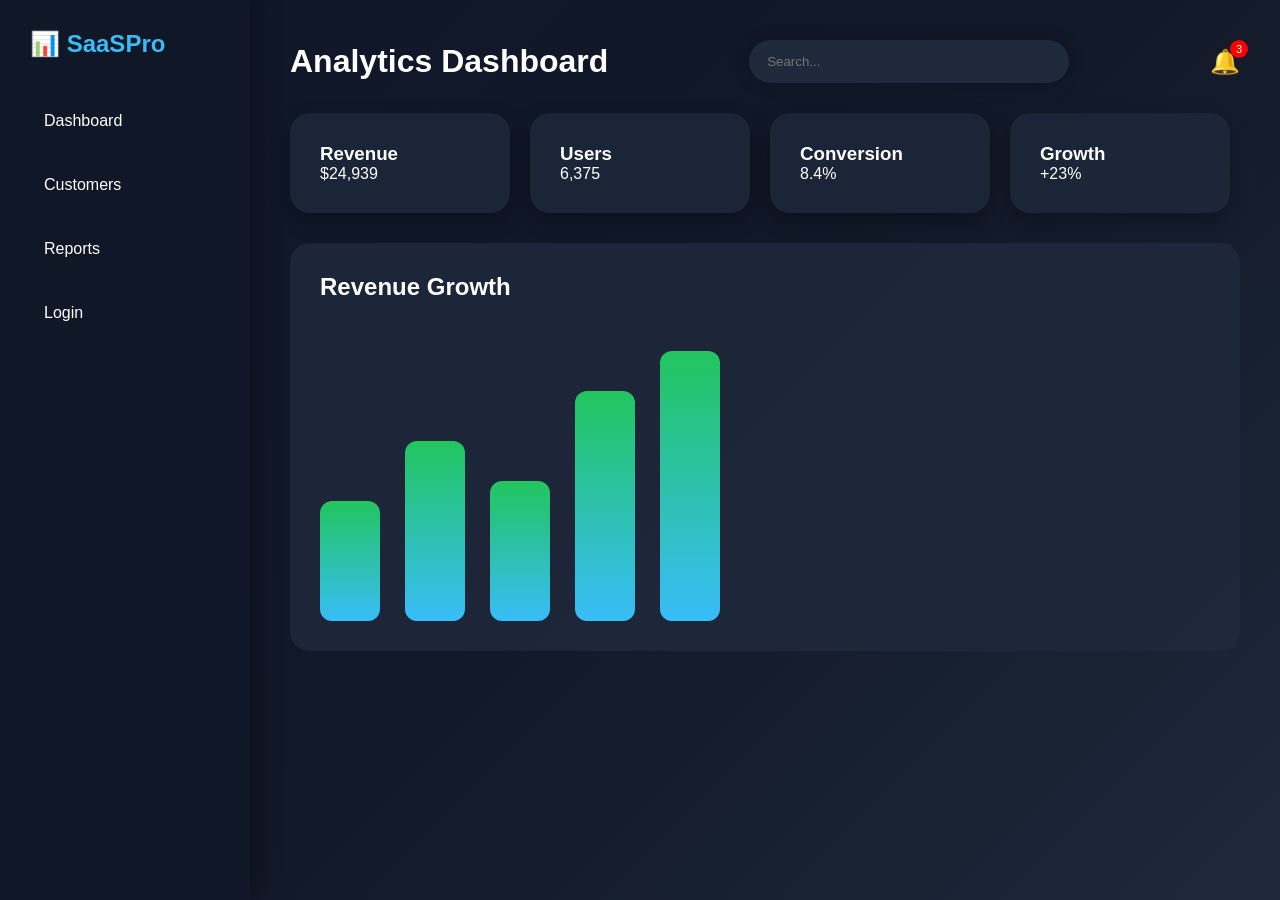
<file: index.html>
<!DOCTYPE html>
<html>
<head>
<title>SaaS Dashboard</title>
<link rel="stylesheet" href="style.css">
</head>
<body>

<div class="sidebar">
    <h2>📊 SaaSPro</h2>
    <a href="index.html">Dashboard</a>
    <a href="customers.html">Customers</a>
    <a href="reports.html">Reports</a>
    <a href="login.html">Login</a>
</div>

<div class="main">
    <div class="topbar">
        <h1>Analytics Dashboard</h1>
        <input type="text" id="searchInput" class="search-box" placeholder="Search..." onkeyup="searchContent()">
        <div class="notification">🔔</div>
    </div>

    <div class="cards">
        <div class="card">
            <h3>Revenue</h3>
            <p>$<span class="count" data-target="48920">0</span></p>
        </div>

        <div class="card">
            <h3>Users</h3>
            <p><span class="count" data-target="12540">0</span></p>
        </div>

        <div class="card">
            <h3>Conversion</h3>
            <p>8.4%</p>
        </div>

        <div class="card">
            <h3>Growth</h3>
            <p>+23%</p>
        </div>
    </div>

    <div class="chart">
        <h2>Revenue Growth</h2>
        <div class="bars">
            <div style="height:120px"></div>
            <div style="height:180px"></div>
            <div style="height:140px"></div>
            <div style="height:230px"></div>
            <div style="height:270px"></div>
        </div>
    </div>
</div>

<script src="script.js"></script>
</body>
</html>
</file>
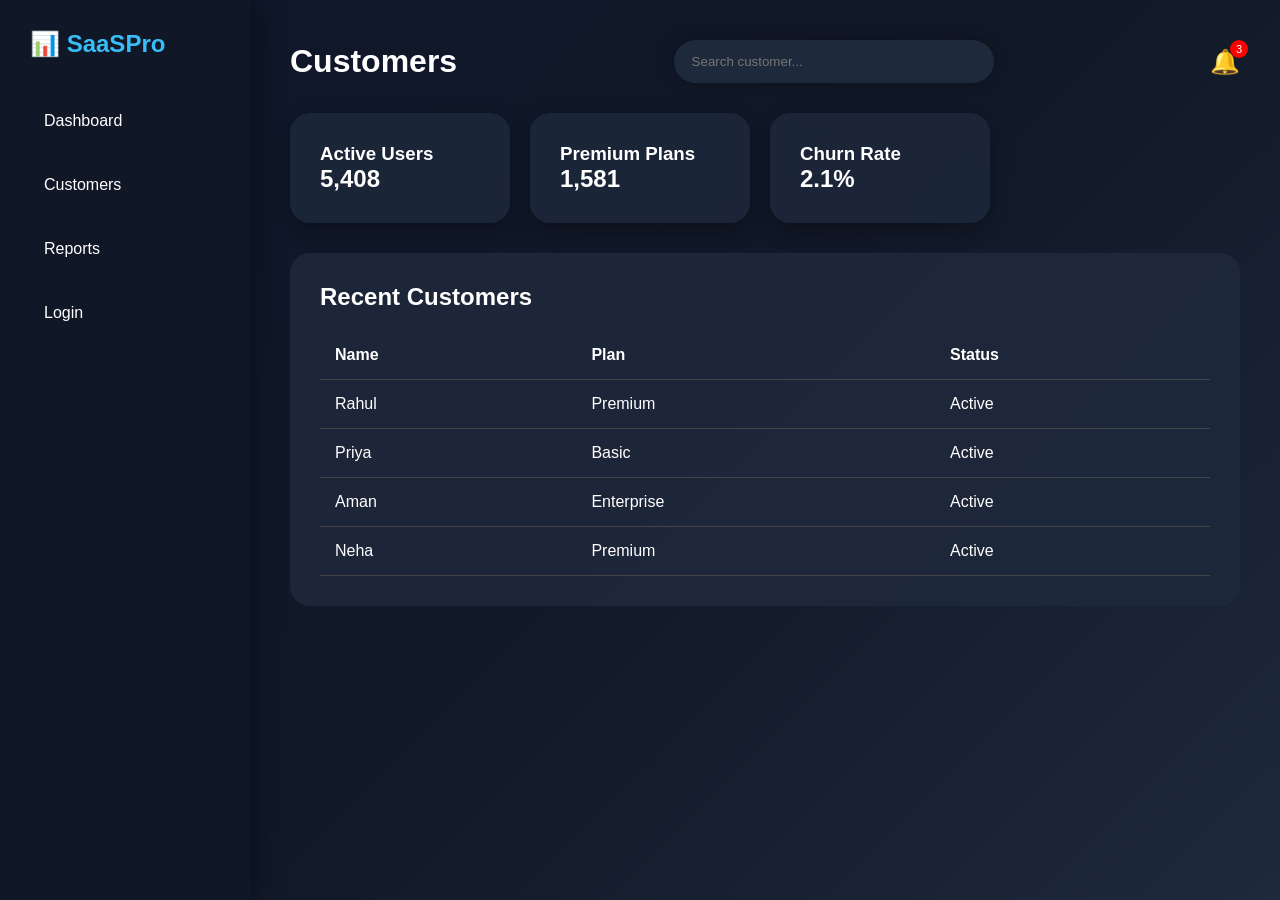
<file: customers.html>
<!DOCTYPE html>
<html>
<head>
<title>Customers</title>
<link rel="stylesheet" href="style.css">
</head>
<body>

<div class="sidebar">
    <h2>📊 SaaSPro</h2>
    <a href="index.html">Dashboard</a>
    <a href="customers.html">Customers</a>
    <a href="reports.html">Reports</a>
    <a href="login.html">Login</a>
</div>

<div class="main">
    <div class="topbar">
        <h1>Customers</h1>
        <input type="text" id="searchInput" class="search-box" placeholder="Search customer..." onkeyup="searchContent()">
        <div class="notification">🔔</div>
    </div>

    <div class="cards">
        <div class="card">
            <h3>Active Users</h3>
            <h2><span class="count" data-target="10420">0</span></h2>
        </div>

        <div class="card">
            <h3>Premium Plans</h3>
            <h2><span class="count" data-target="3140">0</span></h2>
        </div>

        <div class="card">
            <h3>Churn Rate</h3>
            <h2>2.1%</h2>
        </div>
    </div>

    <div class="table-card">
        <h2>Recent Customers</h2>
        <table>
            <tr>
                <th>Name</th>
                <th>Plan</th>
                <th>Status</th>
            </tr>
            <tr>
                <td>Rahul</td>
                <td>Premium</td>
                <td>Active</td>
            </tr>
            <tr>
                <td>Priya</td>
                <td>Basic</td>
                <td>Active</td>
            </tr>
            <tr>
                <td>Aman</td>
                <td>Enterprise</td>
                <td>Active</td>
            </tr>
            <tr>
                <td>Neha</td>
                <td>Premium</td>
                <td>Active</td>
            </tr>
        </table>
    </div>
</div>

<script src="script.js"></script>
</body>
</html>
</file>
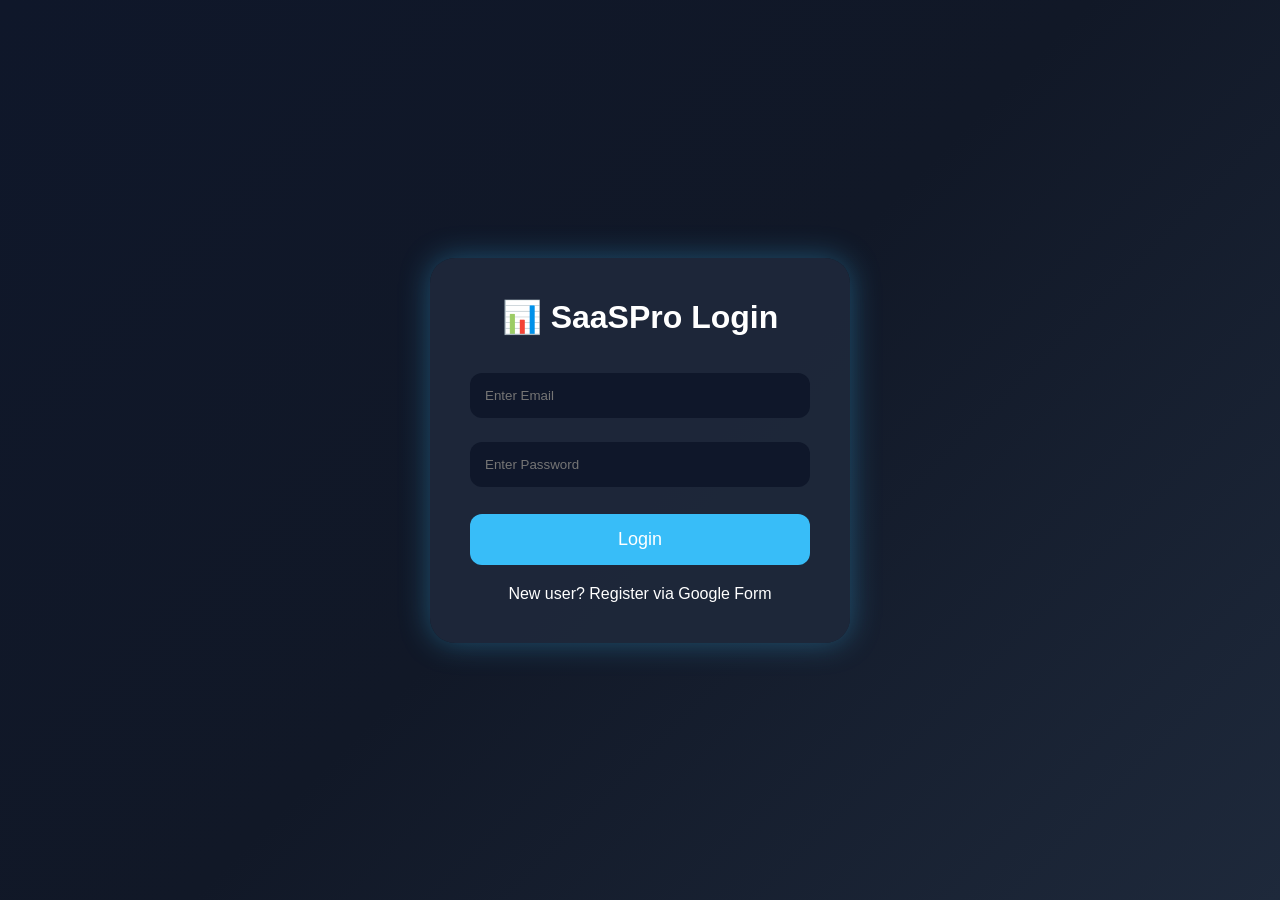
<file: LOGIN.HTML>
<!DOCTYPE html>
<html>
<head>
<title>Login</title>
<link rel="stylesheet" href="style.css">
</head>
<body>

<div class="login-container">
    <div class="login-box">
        <h1>📊 SaaSPro Login</h1>

        <input type="email" placeholder="Enter Email">
        <input type="password" placeholder="Enter Password">

        <button onclick="window.location.href='https://docs.google.com/forms/d/1YZhqyKFYHL7jnUzpREN_r3vsnmLLyBIUHQ6g--9vfz0/edit'">
            Login
        </button>

        <p style="text-align:center; margin-top:20px;">
            New user? Register via Google Form
        </p>
    </div>
</div>

<script src="script.js"></script>
</body>
</html>
</file>
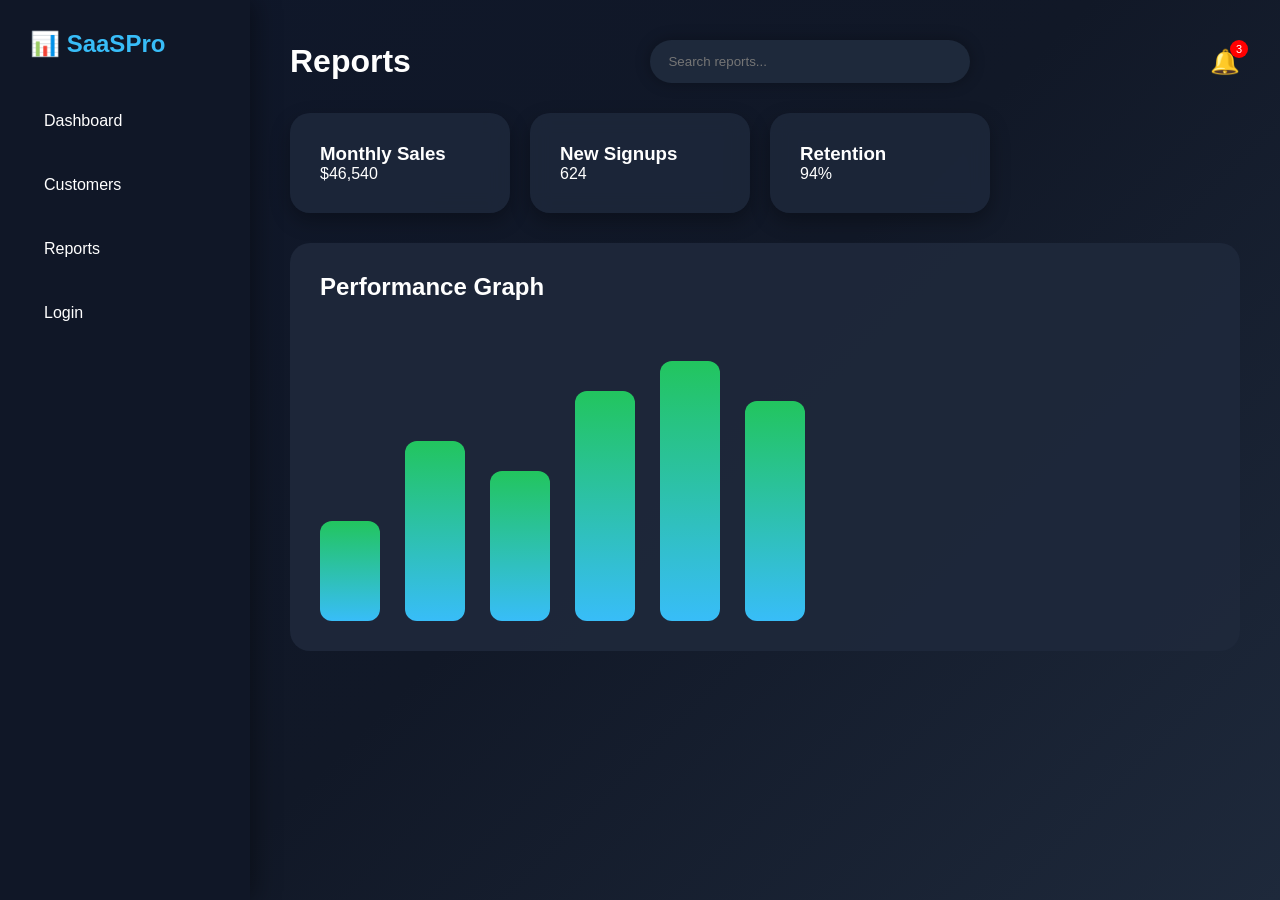
<file: reports.html>
<!DOCTYPE html>
<html>
<head>
<title>Reports</title>
<link rel="stylesheet" href="style.css">
</head>
<body>

<div class="sidebar">
    <h2>📊 SaaSPro</h2>
    <a href="index.html">Dashboard</a>
    <a href="customers.html">Customers</a>
    <a href="reports.html">Reports</a>
    <a href="login.html">Login</a>
</div>

<div class="main">
    <div class="topbar">
        <h1>Reports</h1>
        <input type="text" id="searchInput" class="search-box" placeholder="Search reports..." onkeyup="searchContent()">
        <div class="notification">🔔</div>
    </div>

    <div class="cards">
        <div class="card">
            <h3>Monthly Sales</h3>
            <p>$<span class="count" data-target="89500">0</span></p>
        </div>

        <div class="card">
            <h3>New Signups</h3>
            <p><span class="count" data-target="1245">0</span></p>
        </div>

        <div class="card">
            <h3>Retention</h3>
            <p>94%</p>
        </div>
    </div>

    <div class="chart">
        <h2>Performance Graph</h2>
        <div class="bars">
            <div style="height:100px"></div>
            <div style="height:180px"></div>
            <div style="height:150px"></div>
            <div style="height:230px"></div>
            <div style="height:260px"></div>
            <div style="height:220px"></div>
        </div>
    </div>
</div>

<script src="script.js"></script>
</body>
</html>
</file>
<file: style.css>
*{
    margin:0;
    padding:0;
    box-sizing:border-box;
    font-family:Arial, sans-serif;
}

body{
    display:flex;
    background:linear-gradient(135deg,#0f172a,#111827,#1e293b);
    color:white;
    min-height:100vh;
}

.sidebar{
    width:250px;
    min-height:100vh;
    background:rgba(17,24,39,0.95);
    backdrop-filter:blur(10px);
    padding:30px;
    box-shadow:4px 0 25px rgba(0,0,0,0.4);
}

.sidebar h2{
    margin-bottom:40px;
    color:#38bdf8;
    animation:fadeIn 1s ease;
}

.sidebar a{
    display:block;
    color:white;
    text-decoration:none;
    margin:18px 0;
    padding:14px;
    border-radius:12px;
    transition:0.3s;
}

.sidebar a:hover{
    background:#1e293b;
    transform:translateX(8px);
    box-shadow:0 0 15px rgba(56,189,248,0.3);
}

.main{
    flex:1;
    padding:40px;
    animation:fadeIn 1s ease;
}

.topbar{
    display:flex;
    justify-content:space-between;
    align-items:center;
    margin-bottom:25px;
}

.search-box{
    width:320px;
    padding:14px 18px;
    border:none;
    border-radius:30px;
    outline:none;
    background:#1e293b;
    color:white;
    box-shadow:0 0 15px rgba(0,0,0,0.3);
}

.notification{
    font-size:24px;
    cursor:pointer;
    position:relative;
}

.notification::after{
    content:'3';
    position:absolute;
    top:-8px;
    right:-8px;
    background:red;
    width:18px;
    height:18px;
    border-radius:50%;
    font-size:11px;
    display:flex;
    align-items:center;
    justify-content:center;
}

.cards{
    display:flex;
    gap:20px;
    flex-wrap:wrap;
    margin:30px 0;
}

.card{
    background:rgba(30,41,59,0.85);
    backdrop-filter:blur(10px);
    padding:30px;
    border-radius:20px;
    min-width:220px;
    box-shadow:0 8px 20px rgba(0,0,0,0.3);
    transition:0.3s;
    animation:up 0.8s ease;
}

.card:hover{
    transform:translateY(-10px) scale(1.03);
    box-shadow:0 0 25px rgba(56,189,248,0.4);
}

.chart,.table-card{
    background:rgba(30,41,59,0.9);
    padding:30px;
    border-radius:20px;
    margin-top:30px;
}

.bars{
    display:flex;
    gap:25px;
    align-items:flex-end;
    margin-top:20px;
    height:300px;
}

.bars div{
    width:60px;
    background:linear-gradient(to top,#38bdf8,#22c55e);
    border-radius:12px;
    animation:grow 2s ease;
}

table{
    width:100%;
    border-collapse:collapse;
    margin-top:20px;
}

th,td{
    padding:15px;
    border-bottom:1px solid #444;
    text-align:left;
}

tr:hover{
    background:#334155;
}

.login-container{
    width:100%;
    min-height:100vh;
    display:flex;
    justify-content:center;
    align-items:center;
}

.login-box{
    width:420px;
    background:rgba(30,41,59,0.9);
    padding:40px;
    border-radius:25px;
    box-shadow:0 0 30px rgba(56,189,248,0.35);
    animation:up 1s ease;
}

.login-box h1{
    text-align:center;
    margin-bottom:25px;
}

.login-box input{
    width:100%;
    padding:15px;
    margin:12px 0;
    border:none;
    border-radius:12px;
    background:#0f172a;
    color:white;
}

.login-box button{
    width:100%;
    padding:15px;
    border:none;
    border-radius:12px;
    background:#38bdf8;
    color:white;
    font-size:18px;
    cursor:pointer;
    margin-top:15px;
    transition:0.3s;
}

.login-box button:hover{
    transform:scale(1.04);
    box-shadow:0 0 20px rgba(56,189,248,0.5);
}

@keyframes grow{
    from{height:0;}
}

@keyframes fadeIn{
    from{opacity:0;}
    to{opacity:1;}
}

@keyframes up{
    from{
        opacity:0;
        transform:translateY(40px);
    }
    to{
        opacity:1;
        transform:translateY(0);
    }
}
</file>
